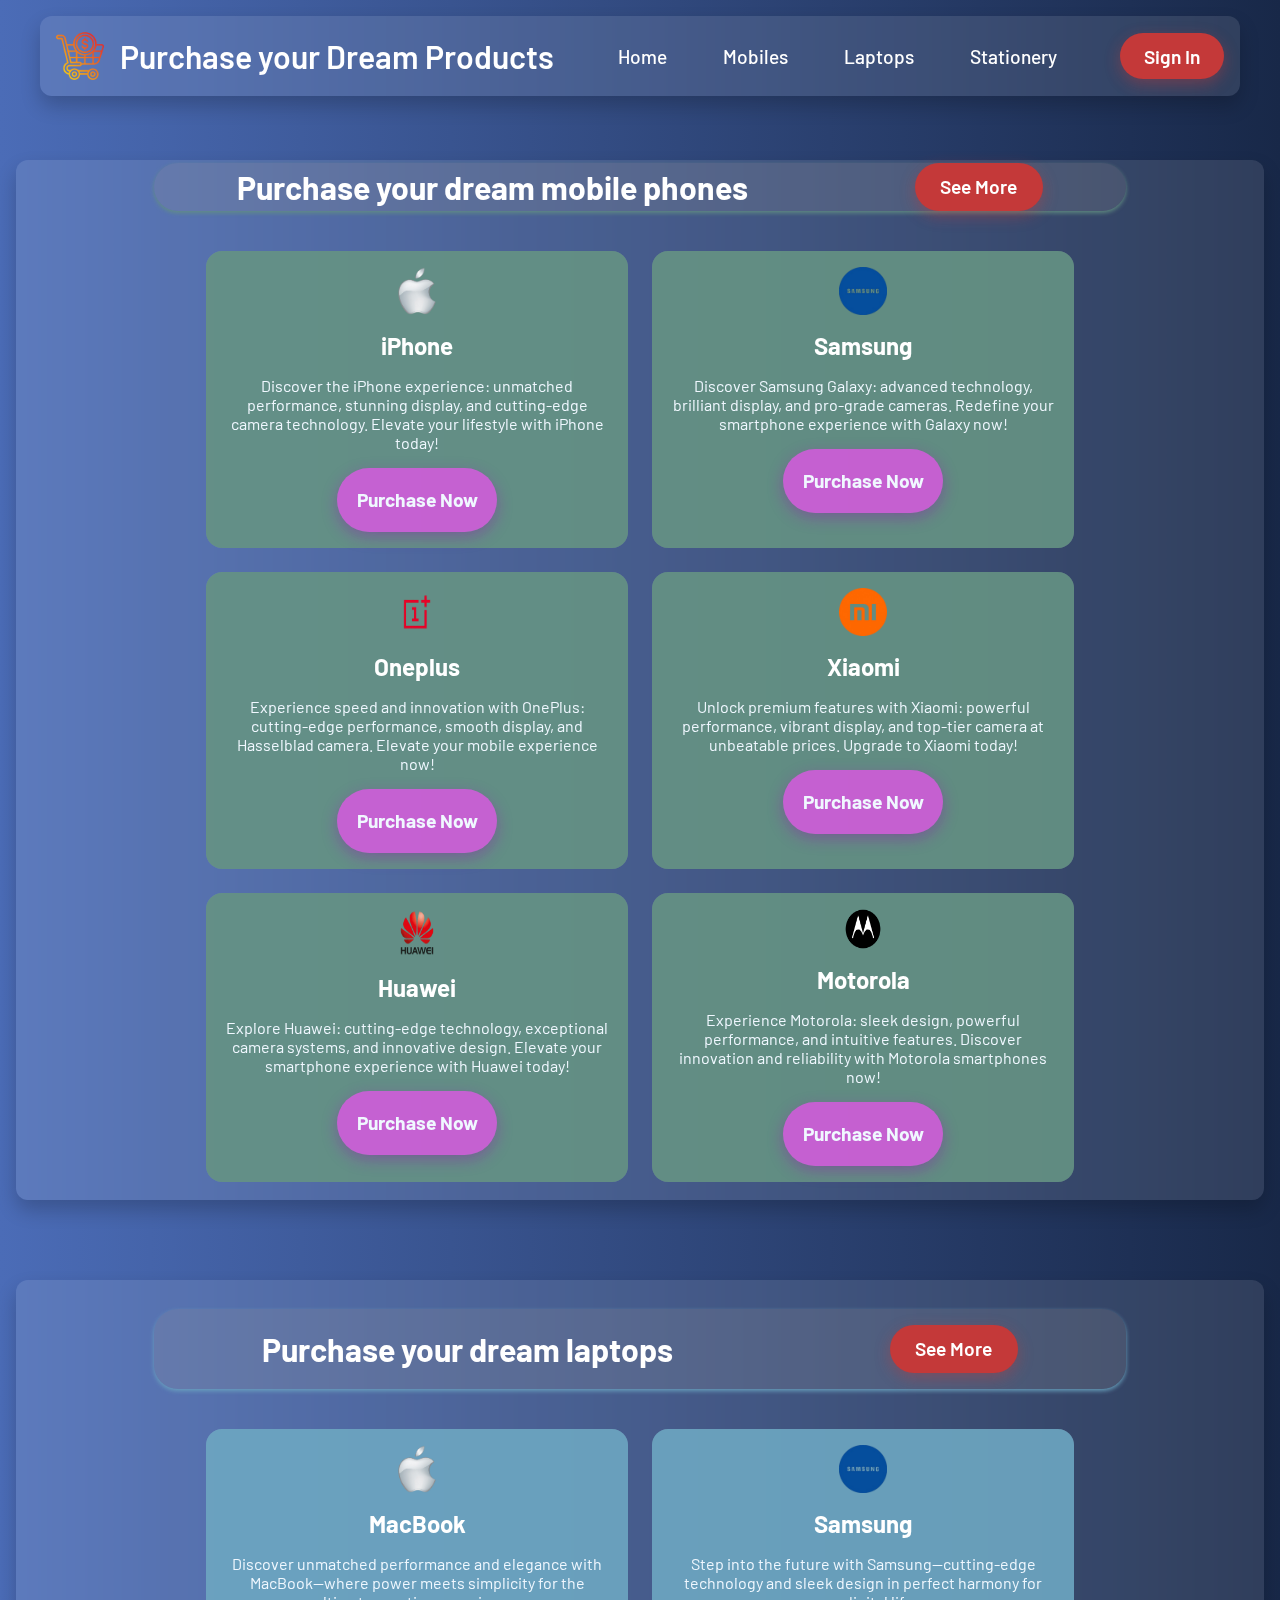
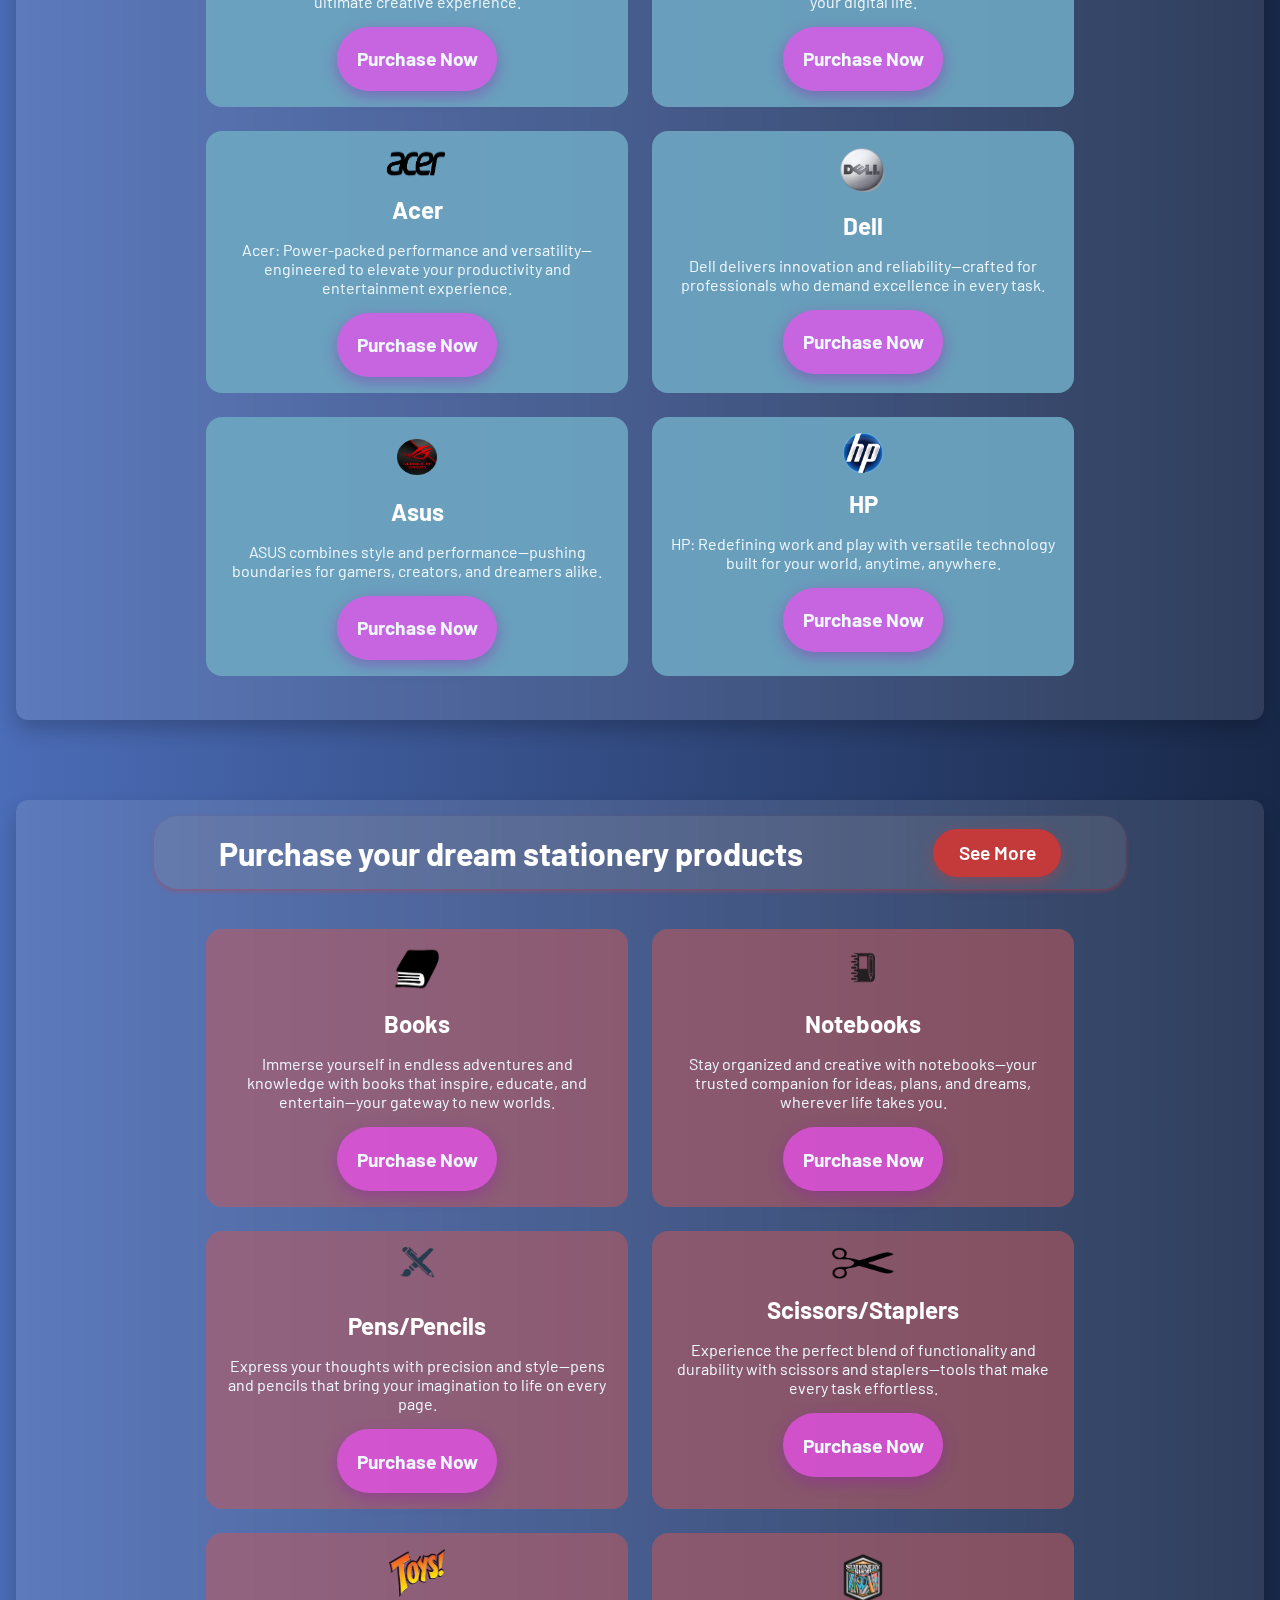
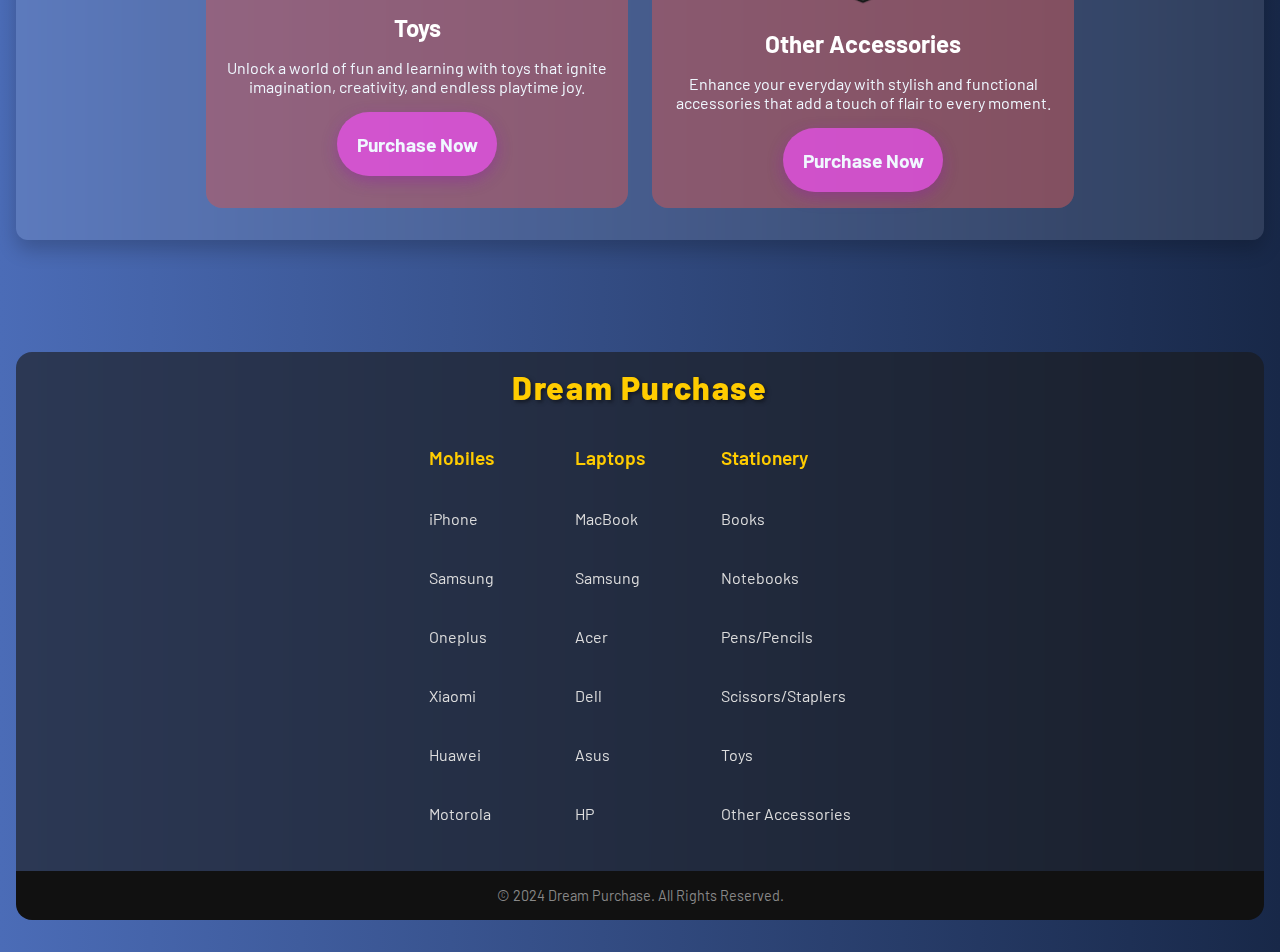
<file: index.html>
<!DOCTYPE html>
<html lang="en">
  <head>
    <meta charset="UTF-8" />
    <meta name="viewport" content="width=device-width, initial-scale=1.0" />
    <title>Dream Purchase</title>
    <link rel="stylesheet" href="style.css" />
    <link rel="icon" href="purchase-image.png" type="image/x-icon" />
  </head>
  <body>
    <div class="container">
      <div class="heading-section">
        <div class="main-heading-section">
          <img src="purchase-image.png" alt="image" id="purchase-image" />
          <h1 id="title-heading-section">Purchase your Dream Products</h1>
        </div>
        <div class="nav-bar">
          <a href="index.html" class="navbar-link">Home</a>
          <a href="#mobiles" class="navbar-link">Mobiles</a>
          <a href="#laptops" class="navbar-link">Laptops</a>
          <a href="#stationery" class="navbar-link">Stationery</a>
        </div>
        <div class="sign-in-button">
          <a href="sign-in.html" id="sign-in-button-link">Sign In</a>
        </div>
      </div>

      <!--Phones-->
      <div class="main-section">
        <div id="mobiles">
          <div class="main-heading-section-mobile">
            <h1 id="main-mobile-heading">Purchase your dream mobile phones</h1>
            <a href="mobiles.html" class="see-more-link">
              <p id="see-more-button">See More</p>
            </a>
          </div>
          <div class="gird-conatainer">
            <!--Apple-->
            <div class="mobile-phone-card">
              <img src="iphone-logo.png" alt="image" id="mobile-image-phone" />
              <h2 id="mobile-iphone">iPhone</h2>
              <p id="mobile-iphone-para">
                Discover the iPhone experience: unmatched performance, stunning
                display, and cutting-edge camera technology. Elevate your
                lifestyle with iPhone today!
              </p>
              <a
                class="purchase-now-section"
                href="mobiles.html#mobiles-iphone"
              >
                <p id="purchase-now-link">Purchase Now</p>
              </a>
            </div>
            <!--Samsung-->
            <div class="mobile-phone-card">
              <img
                src="samsung-logo-removebg-preview (1).png"
                alt="image"
                id="mobile-image-phone"
              />
              <h2 id="mobile-iphone">Samsung</h2>
              <p id="mobile-iphone-para">
                Discover Samsung Galaxy: advanced technology, brilliant display,
                and pro-grade cameras. Redefine your smartphone experience with
                Galaxy now!
              </p>
              <a class="purchase-now-section" href="#">
                <p id="purchase-now-link">Purchase Now</p>
              </a>
            </div>
            <!--OnePlus-->
            <div class="mobile-phone-card">
              <img
                src="oneplus-logo-removebg-preview.png"
                alt="image"
                id="mobile-image-phone-oneplus"
              />
              <h2 id="mobile-iphone">Oneplus</h2>
              <p id="mobile-iphone-para">
                Experience speed and innovation with OnePlus: cutting-edge
                performance, smooth display, and Hasselblad camera. Elevate your
                mobile experience now!
              </p>
              <a class="purchase-now-section" href="#">
                <p id="purchase-now-link">Purchase Now</p>
              </a>
            </div>
            <!--Xiaomi-->
            <div class="mobile-phone-card">
              <img
                src="xiaomi-logo-removebg-preview.png"
                alt="image"
                id="mobile-image-phone"
              />
              <h2 id="mobile-iphone">Xiaomi</h2>
              <p id="mobile-iphone-para">
                Unlock premium features with Xiaomi: powerful performance,
                vibrant display, and top-tier camera at unbeatable prices.
                Upgrade to Xiaomi today!
              </p>
              <a class="purchase-now-section" href="#">
                <p id="purchase-now-link">Purchase Now</p>
              </a>
            </div>
            <!--Huawei-->
            <div class="mobile-phone-card">
              <img
                src="huawei-logo-removebg-preview.png"
                alt="image"
                id="mobile-image-phone-huawei"
              />
              <h2 id="mobile-iphone">Huawei</h2>
              <p id="mobile-iphone-para">
                Explore Huawei: cutting-edge technology, exceptional camera
                systems, and innovative design. Elevate your smartphone
                experience with Huawei today!
              </p>
              <a class="purchase-now-section" href="#">
                <p id="purchase-now-link">Purchase Now</p>
              </a>
            </div>
            <!--Motorola-->
            <div class="mobile-phone-card">
              <img
                src="Motorola-Logo.png"
                alt="image"
                id="mobile-image-phone-motorola"
              />
              <h2 id="mobile-iphone">Motorola</h2>
              <p id="mobile-iphone-para">
                Experience Motorola: sleek design, powerful performance, and
                intuitive features. Discover innovation and reliability with
                Motorola smartphones now!
              </p>
              <a class="purchase-now-section" href="#">
                <p id="purchase-now-link">Purchase Now</p>
              </a>
            </div>
          </div>
        </div>
      </div>

      <!--laptops-->
      <div class="main-section">
        <div id="laptops">
          <div class="main-heading-section-laptop">
            <h1 id="main-laptop-heading">Purchase your dream laptops</h1>
            <a href="#" class="see-more-link">
              <p href="#" id="see-more-button">See More</p>
            </a>
          </div>
          <div class="gird-conatainer">
            <!--Macbook-->
            <div class="laptop-card">
              <img src="iphone-logo.png" alt="image" id="mobile-image-phone" />
              <h2 id="mobile-iphone">MacBook</h2>
              <p id="mobile-iphone-para">
                Discover unmatched performance and elegance with MacBook—where
                power meets simplicity for the ultimate creative experience.
              </p>
              <a class="purchase-now-section" href="#">
                <p id="purchase-now-link">Purchase Now</p>
              </a>
            </div>
            <!--Samsung-->
            <div class="laptop-card">
              <img
                src="samsung-logo-removebg-preview (1).png"
                alt="image"
                id="mobile-image-phone"
              />
              <h2 id="mobile-iphone">Samsung</h2>
              <p id="mobile-iphone-para">
                Step into the future with Samsung—cutting-edge technology and
                sleek design in perfect harmony for your digital life.
              </p>
              <a class="purchase-now-section" href="#">
                <p id="purchase-now-link">Purchase Now</p>
              </a>
            </div>
            <!--Acer-->
            <div class="laptop-card">
              <img
                src="acer-logo-removebg-preview.png"
                alt="image"
                id="laptop-acer"
              />
              <h2 id="mobile-iphone">Acer</h2>
              <p id="mobile-iphone-para">
                Acer: Power-packed performance and versatility—engineered to
                elevate your productivity and entertainment experience.
              </p>
              <a class="purchase-now-section" href="#">
                <p id="purchase-now-link">Purchase Now</p>
              </a>
            </div>
            <!--Dell-->
            <div class="laptop-card">
              <img
                src="dell-logo-removebg-preview.png"
                alt="image"
                id="mobile-image-phone"
              />
              <h2 id="mobile-iphone">Dell</h2>
              <p id="mobile-iphone-para">
                Dell delivers innovation and reliability—crafted for
                professionals who demand excellence in every task.
              </p>
              <a class="purchase-now-section" href="#">
                <p id="purchase-now-link">Purchase Now</p>
              </a>
            </div>
            <!--Asus-->
            <div class="laptop-card">
              <img
                src="asus-logo-removebg-preview (1).png"
                alt="image"
                id="laptop-asus"
              />
              <h2 id="mobile-iphone">Asus</h2>
              <p id="mobile-iphone-para">
                ASUS combines style and performance—pushing boundaries for
                gamers, creators, and dreamers alike.
              </p>
              <a class="purchase-now-section" href="#">
                <p id="purchase-now-link">Purchase Now</p>
              </a>
            </div>
            <!--HP-->
            <div class="laptop-card">
              <img src="HP_LOGO.png" alt="image" id="laptop-hp" />
              <h2 id="mobile-iphone">HP</h2>
              <p id="mobile-iphone-para">
                HP: Redefining work and play with versatile technology built for
                your world, anytime, anywhere.
              </p>
              <a class="purchase-now-section" href="#">
                <p id="purchase-now-link">Purchase Now</p>
              </a>
            </div>
          </div>
        </div>
      </div>

      <!--Stationery-->
      <div class="main-section">
        <div id="stationery">
          <div class="main-heading-section-stationery">
            <h1 id="main-mobile-heading">
              Purchase your dream stationery products
            </h1>
            <a href="#" class="see-more-link">
              <p href="#" id="see-more-button">See More</p>
            </a>
          </div>
          <div class="gird-conatainer">
            <!--Books-->
            <div class="stationery-card">
              <img
                src="download-removebg-preview.png"
                alt="image"
                id="mobile-image-phone"
              />
              <h2 id="mobile-iphone">Books</h2>
              <p id="mobile-iphone-para">
                Immerse yourself in endless adventures and knowledge with books
                that inspire, educate, and entertain—your gateway to new worlds.
              </p>
              <a class="purchase-now-section" href="#">
                <p id="purchase-now-link">Purchase Now</p>
              </a>
            </div>
            <!--Notebooks-->
            <div class="stationery-card">
              <img
                src="1000_F_218101746_C27yDUya6UuZASEJXuBKCwwUFxvwKVcN-removebg-preview.png"
                alt="image"
                id="mobile-image-phone"
              />
              <h2 id="mobile-iphone">Notebooks</h2>
              <p id="mobile-iphone-para">
                Stay organized and creative with notebooks—your trusted
                companion for ideas, plans, and dreams, wherever life takes you.
              </p>
              <a class="purchase-now-section" href="#">
                <p id="purchase-now-link">Purchase Now</p>
              </a>
            </div>
            <!--Pens/Pencils-->
            <div class="stationery-card">
              <img
                src="pen-pencil-and-paint-brush-icon-vector-logo-template-illustration-design-vector-eps-10-2C4RYH7-removebg-preview.png"
                alt="image"
                id="mobile-image-phone-oneplus"
              />
              <h2 id="mobile-iphone">Pens/Pencils</h2>
              <p id="mobile-iphone-para">
                Express your thoughts with precision and style—pens and pencils
                that bring your imagination to life on every page.
              </p>
              <a class="purchase-now-section" href="#">
                <p id="purchase-now-link">Purchase Now</p>
              </a>
            </div>
            <!--Scissors/Staplers-->
            <div class="stationery-card">
              <img src="scissors-logo.png" alt="image" id="Scissors" />
              <h2 id="mobile-iphone">Scissors/Staplers</h2>
              <p id="mobile-iphone-para">
                Experience the perfect blend of functionality and durability
                with scissors and staplers—tools that make every task
                effortless.
              </p>
              <a class="purchase-now-section" href="#">
                <p id="purchase-now-link">Purchase Now</p>
              </a>
            </div>
            <!--Toys-->
            <div class="stationery-card">
              <img
                src="images-removebg-preview.png"
                alt="image"
                id="mobile-image-phone-huawei"
              />
              <h2 id="mobile-iphone">Toys</h2>
              <p id="mobile-iphone-para">
                Unlock a world of fun and learning with toys that ignite
                imagination, creativity, and endless playtime joy.
              </p>
              <a class="purchase-now-section" href="#">
                <p id="purchase-now-link">Purchase Now</p>
              </a>
            </div>
            <!--Other Accessories-->
            <div class="stationery-card">
              <img
                src="logo-for-stationery-shop-vector-26308129-removebg-preview.png"
                alt="image"
                id="Accessories"
              />
              <h2 id="mobile-iphone">Other Accessories</h2>
              <p id="mobile-iphone-para">
                Enhance your everyday with stylish and functional accessories
                that add a touch of flair to every moment.
              </p>
              <a class="purchase-now-section" href="#">
                <p id="purchase-now-link">Purchase Now</p>
              </a>
            </div>
          </div>
        </div>
      </div>

      <div class="footer-container">
        <footer class="footer-section">
          <div class="socials">
            <p id="footer-heading">Dream Purchase</p>
          </div>
          <div class="grid-container-footer">
            <a href="#mobiles" class="footer-heading-navbar">Mobiles</a>
            <a href="#laptops" class="footer-heading-navbar">Laptops</a>
            <a href="#stationery" class="footer-heading-navbar">Stationery</a>
            <a href="mobiles.html#mobiles-iphone" class="footer-navbar-text"
              >iPhone</a
            >
            <a href="#" class="footer-navbar-text">MacBook</a>
            <a href="#" class="footer-navbar-text">Books</a>
            <a href="#" class="footer-navbar-text">Samsung</a>
            <a href="#" class="footer-navbar-text">Samsung</a>
            <a href="#" class="footer-navbar-text">Notebooks</a>
            <a href="#" class="footer-navbar-text">Oneplus</a>
            <a href="#" class="footer-navbar-text">Acer</a>
            <a href="#" class="footer-navbar-text">Pens/Pencils</a>
            <a href="#" class="footer-navbar-text">Xiaomi</a>
            <a href="#" class="footer-navbar-text">Dell</a>
            <a href="#" class="footer-navbar-text">Scissors/Staplers</a>
            <a href="#" class="footer-navbar-text">Huawei</a>
            <a href="#" class="footer-navbar-text">Asus</a>
            <a href="#" class="footer-navbar-text">Toys</a>
            <a href="#" class="footer-navbar-text">Motorola</a>
            <a href="#" class="footer-navbar-text">HP</a>
            <a href="#" class="footer-navbar-text">Other Accessories</a>
          </div>
        </footer>
        <div class="footer-copyright">
          <p>&copy; 2024 Dream Purchase. All Rights Reserved.</p>
        </div>
      </div>
    </div>
  </body>
</html>
</file>
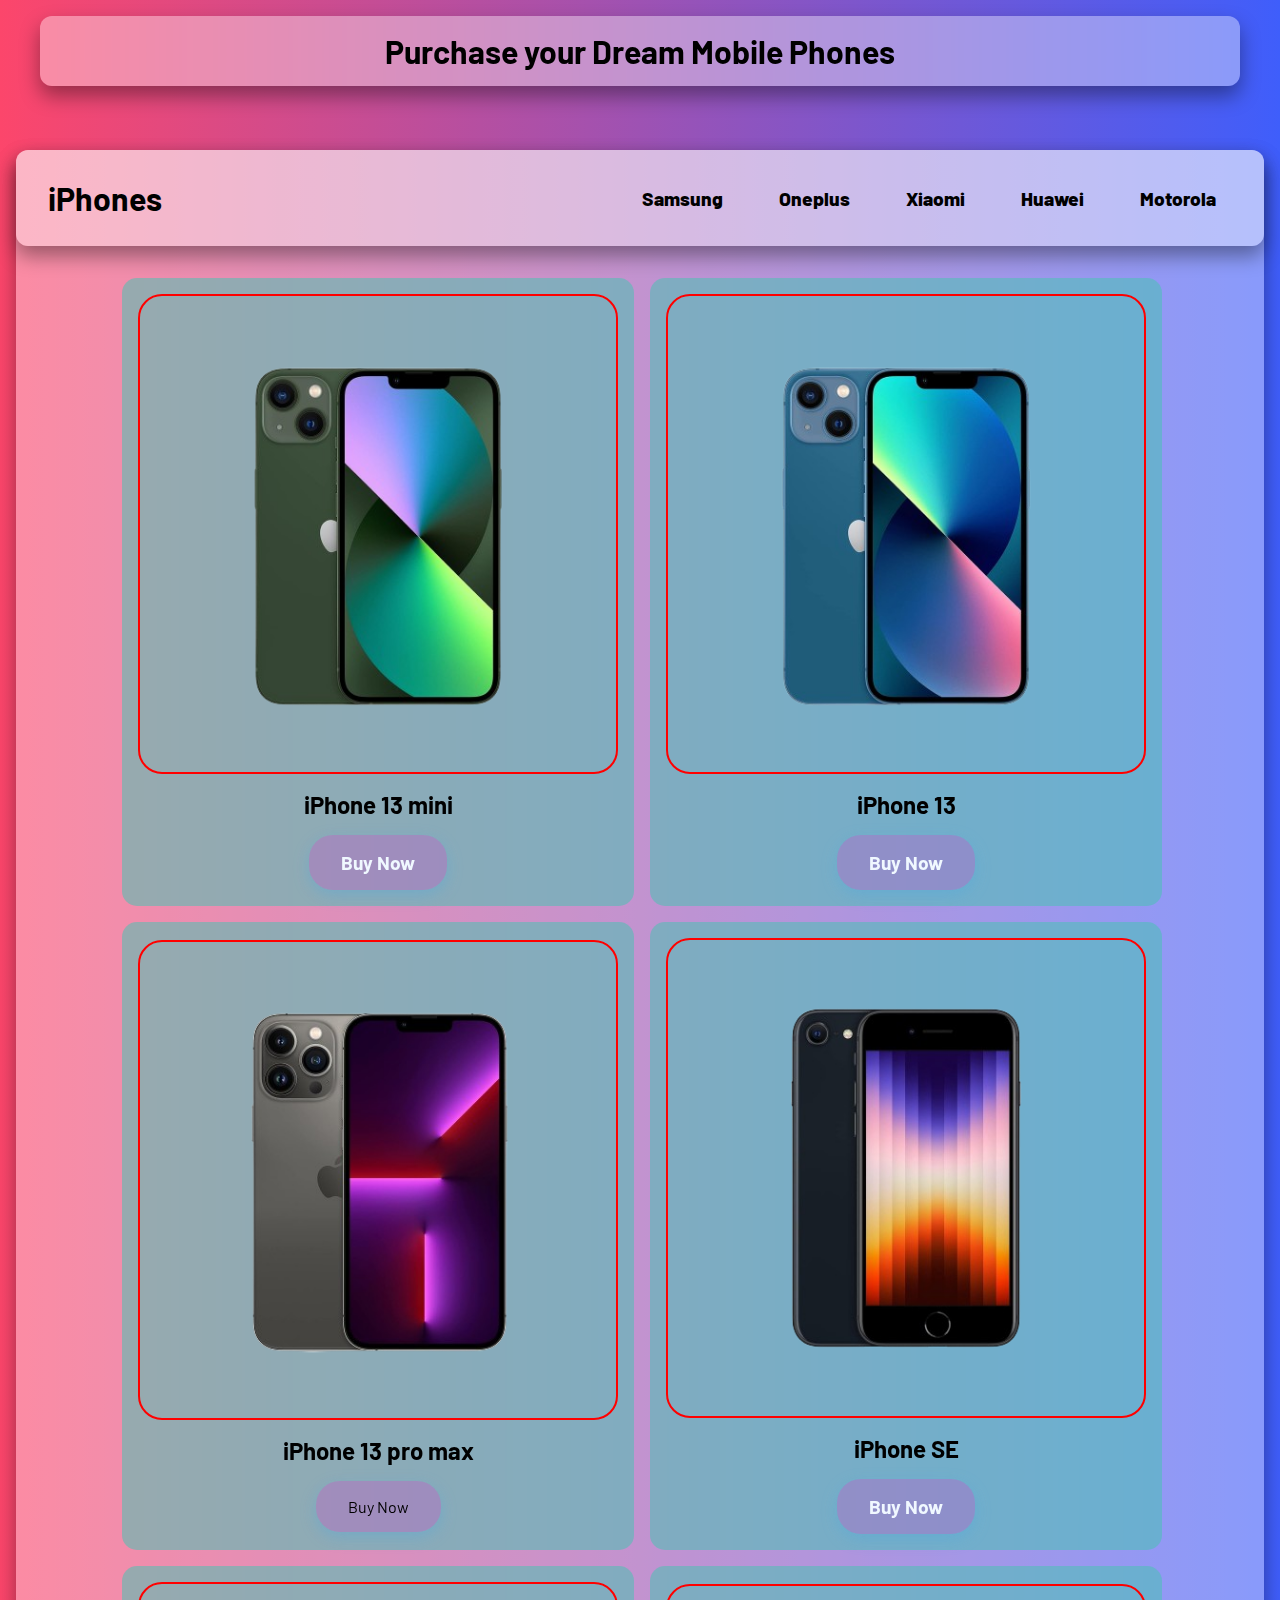
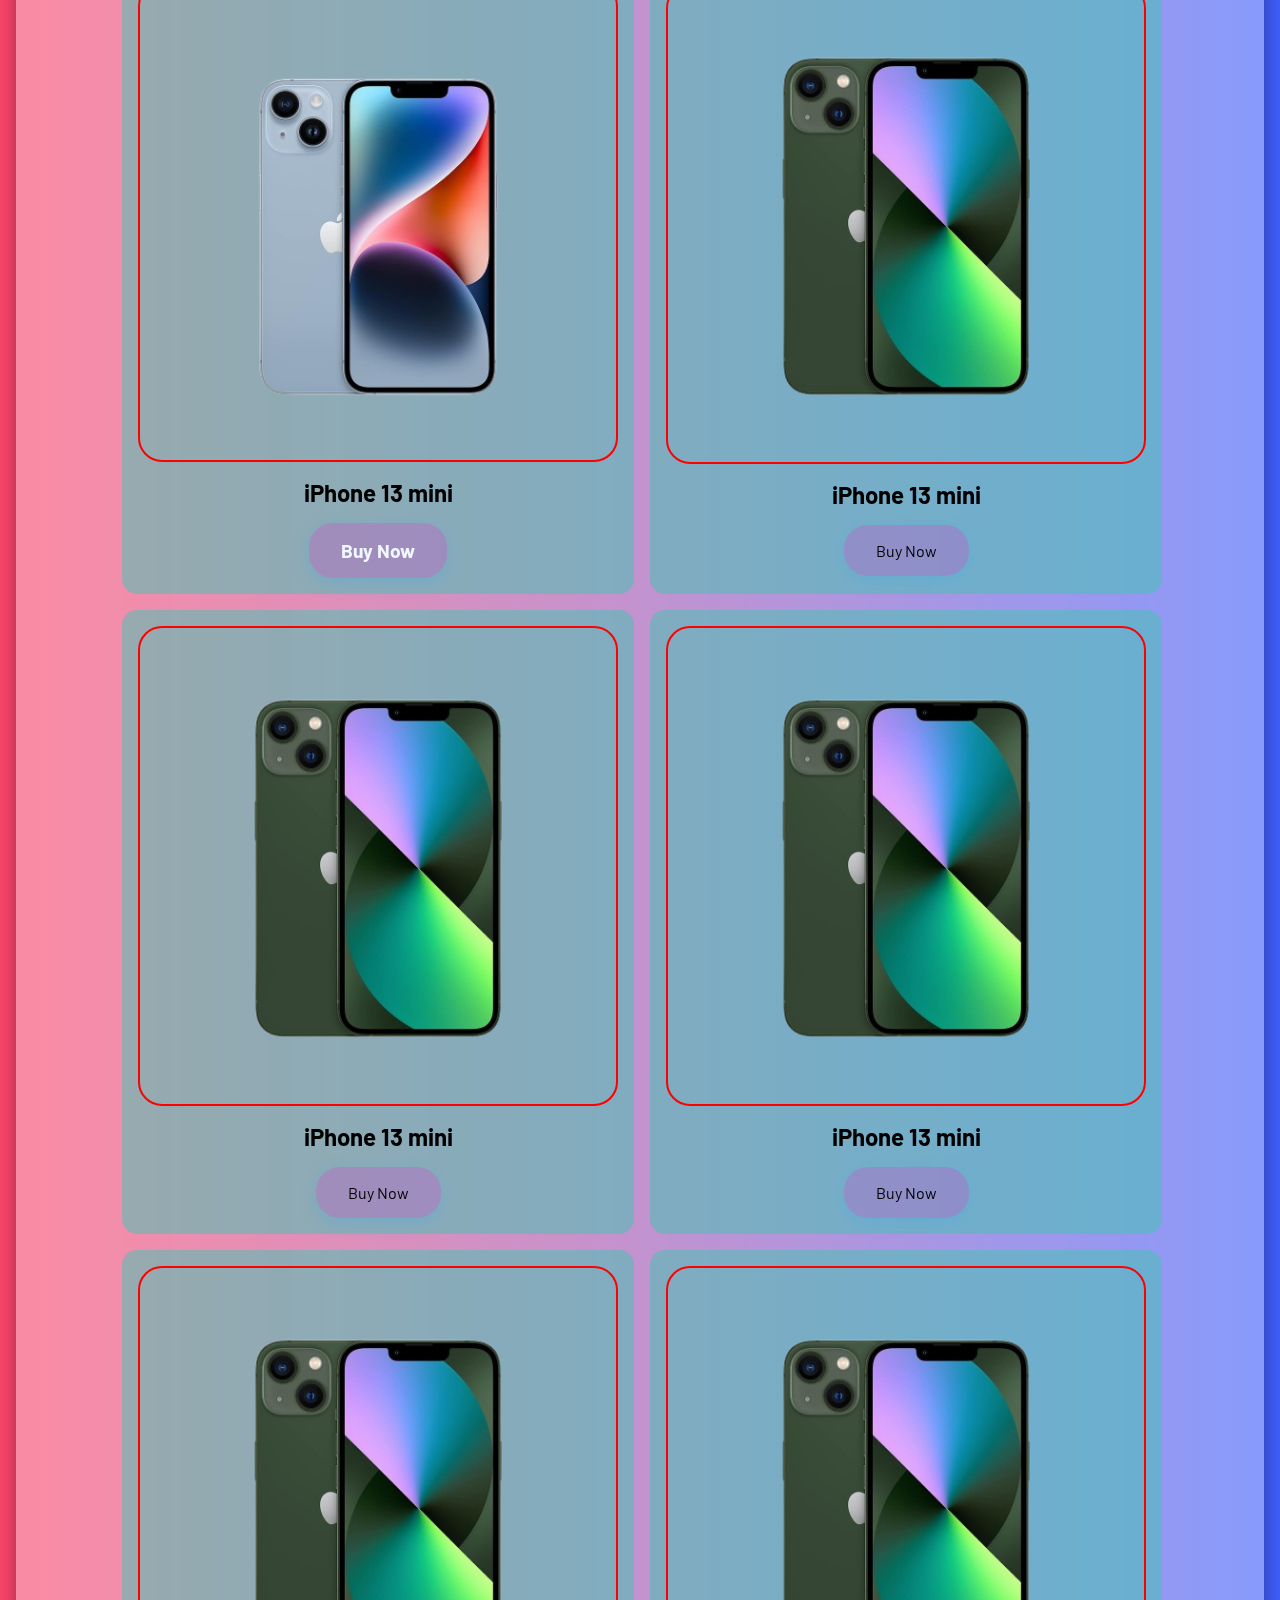
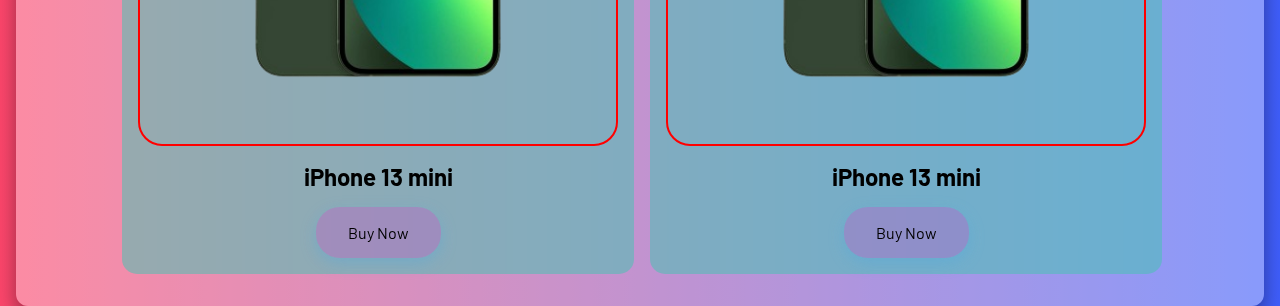
<file: mobiles.html>
<!DOCTYPE html>
<html lang="en">
  <head>
    <meta charset="UTF-8" />
    <meta name="viewport" content="width=device-width, initial-scale=1.0" />
    <title>Mobiles -Dream Purchase</title>
    <link rel="icon" href="purchase-image.png" type="image/x-icon" />
    <link rel="stylesheet" href="mobiles.css" />
  </head>
  <body>
    <div class="container">
      <div class="head-section-container">
        <h1 id="title-heading-section">Purchase your Dream Mobile Phones</h1>
      </div>

      <div class="container-phone">
        <div class="container-phone-section" id="mobiles-iphone">
          <h2 id="mobile-name">iPhones</h2>
          <div class="nav-bar">
            <a href="#" id="navbar-link">Samsung</a>
            <a href="#" id="navbar-link">Oneplus</a>
            <a href="#" id="navbar-link">Xiaomi</a>
            <a href="#" id="navbar-link">Huawei</a>
            <a href="#" id="navbar-link">Motorola</a>
          </div>
        </div>

        <div class="grid-container">
          <div class="grid-card">      
            <img src="iphone 13 mini.png" alt="Image" id="mobile-img1" />
            <h2>iPhone 13 mini</h2>
            <div class="buynow-container">
              <a
                href="https://www.flipkart.com/apple-iphone-13-mini-starlight-128-gb/p/itmcb65606f21fd3"
                 id = "link-text">Buy Now</a
              >
            </div>
          </div>

          <div class="grid-card">
            <img src="iphone 13.png" alt="Image" id="mobile-img1" />
            <h2>iPhone 13</h2>
            <div class="buynow-container">
              <a
                href="https://www.flipkart.com/apple-iphone-13-pink-128-gb/p/itm6e30c6ee045d2"
                id = "link-text">Buy Now</a
              >
            </div>
          </div>

          <div class="grid-card">
            <img src="iphone 13 pro max.png" alt="Image" id="mobile-img1" />
            <h2>iPhone 13 pro max</h2>
            <div class="buynow-container">
              <a
                href="https://www.flipkart.com/apple-iphone-13-mini-starlight-128-gb/p/itmcb65606f21fd3"
                >Buy Now</a
                id = "link-text">
            </div>
          </div>

          <div class="grid-card">
            <img src="iphone SE.png" alt="Image" id="mobile-img1" />
            <h2>iPhone SE</h2>
            <div class="buynow-container">
              <a
                href="https://www.flipkart.com/apple-iphone-13-mini-starlight-128-gb/p/itmcb65606f21fd3"
                id = "link-text">Buy Now</a
              >
            </div>
          </div>

          <div class="grid-card">
            <img src="iphone 14.png" alt="Image" id="mobile-img1" />
            <h2>iPhone 13 mini</h2>
            <div class="buynow-container">
              <a
                href="https://www.flipkart.com/apple-iphone-13-mini-starlight-128-gb/p/itmcb65606f21fd3"
                id = "link-text">Buy Now</a
              >
            </div>
          </div>

          <div class="grid-card">
            <img src="iphone 13 mini.png" alt="Image" id="mobile-img1" />
            <h2>iPhone 13 mini</h2>
            <div class="buynow-container">
              <a
                href="https://www.flipkart.com/apple-iphone-13-mini-starlight-128-gb/p/itmcb65606f21fd3"
                >Buy Now</a
              >
            </div>
          </div>

          <div class="grid-card">
            <img src="iphone 13 mini.png" alt="Image" id="mobile-img1" />
            <h2>iPhone 13 mini</h2>
            <div class="buynow-container">
              <a
                href="https://www.flipkart.com/apple-iphone-13-mini-starlight-128-gb/p/itmcb65606f21fd3"
                >Buy Now</a
              >
            </div>
          </div>

          <div class="grid-card">
            <img src="iphone 13 mini.png" alt="Image" id="mobile-img1" />
            <h2>iPhone 13 mini</h2>
            <div class="buynow-container">
              <a
                href="https://www.flipkart.com/apple-iphone-13-mini-starlight-128-gb/p/itmcb65606f21fd3"
                >Buy Now</a
              >
            </div>
          </div>

          <div class="grid-card">
            <img src="iphone 13 mini.png" alt="Image" id="mobile-img1" />
            <h2>iPhone 13 mini</h2>
            <div class="buynow-container">
              <a
                href="https://www.flipkart.com/apple-iphone-13-mini-starlight-128-gb/p/itmcb65606f21fd3"
                >Buy Now</a
              >
            </div>
          </div>

          <div class="grid-card">
            <img src="iphone 13 mini.png" alt="Image" id="mobile-img1" />
            <h2>iPhone 13 mini</h2>
            <div class="buynow-container">
              <a
                href="https://www.flipkart.com/apple-iphone-13-mini-starlight-128-gb/p/itmcb65606f21fd3"
                >Buy Now</a
              >
            </div>
          </div>
        </div>
      </div>
    </div>
  </body>
</html>
</file>
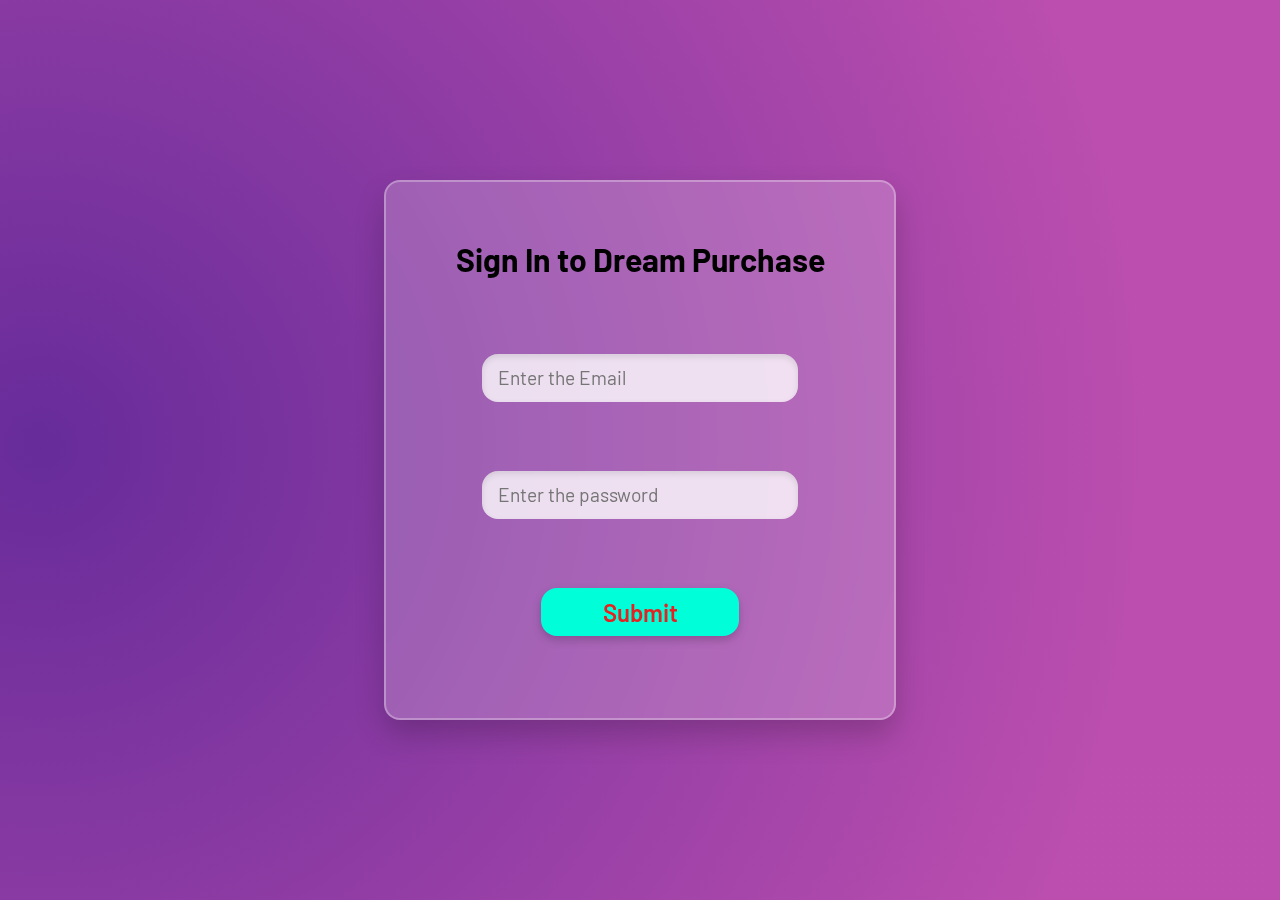
<file: sign-in.html>
<!DOCTYPE html>
<html lang="en">
  <head>
    <meta charset="UTF-8" />
    <meta name="viewport" content="width=device-width, initial-scale=1.0" />
    <title>Sign-in</title>
    <link rel="stylesheet" href="sign-in.css" />
    <link rel="icon" href="purchase-image.png" type="image/x-icon" />
  </head>
  <body>
    <div class="container">
      <div class="card">
        <h1 id="title">Sign In to Dream Purchase</h1>
        <form class="input-box">
          <input type="email" placeholder="Enter the Email" class="email-box" />
          <input
            type="password"
            placeholder="Enter the password"
            class="password-box"
          />
          <a href="index.html" id="sumbit-box"><p id="sumbit-button-para">Submit</p></a>
        </form>
      </div>
    </div>
  </body>
</html>
</file>
<file: style.css>
@import url("https://fonts.googleapis.com/css2?family=Barlow:wght@300;400;600&display=swap");

* {
  margin: 0;
  padding: 0;
  box-sizing: border-box;
  font-family: "Barlow", sans-serif;
}
a {
  text-decoration: none;
}
body {
  height: 100vh;
  background: linear-gradient(90deg, #4b6cb7 0%, #182848 100%);
  color: #fff;
  padding: 1rem;
}
.heading-section {
  max-width: 1200px;
  display: flex;
  justify-content: space-between;
  align-items: center;
  margin-bottom: 2rem;
  background-color: rgba(255, 255, 255, 0.1);
  box-shadow: 0 10px 20px rgba(0, 0, 0, 0.2);
  border-radius: 12px;
  backdrop-filter: blur(10px);
  margin: 0 auto;
  padding: 1rem;
  margin-bottom: 4rem;
}
.main-heading-section {
  display: flex;
  align-items: center;
  gap: 1rem;
}
#purchase-image {
  height: 3rem;
  width: 3rem;
}
#title-heading-section {
  color: #fff;
  font-size: 2rem;
  font-weight: 600;
}
.nav-bar {
  display: flex;
  gap: 1.5rem;
}
.navbar-link {
  font-size: 1.2rem;
  font-weight: 500;
  color: #fff;
  padding: 0.5rem 1rem;
  border-radius: 8px;
  transition: background-color 0.3s ease, transform 0.3s ease;
}
.navbar-link:hover {
  background-color: rgba(255, 255, 255, 0.2);
  transform: translateY(-3px);
}
.sign-in-button {
  background-color: #c43939;
  padding: 0.7rem 1.5rem;
  border-radius: 25px;
  transition: background-color 0.3s ease, transform 0.3s ease;
  box-shadow: 0 5px 15px rgba(196, 57, 57, 0.4);
}
#sign-in-button-link {
  color: #fff;
  font-size: 1.2rem;
  font-weight: 600;
}
.sign-in-button:hover {
  background-color: #d95151;
  transform: scale(1.05);
  box-shadow: 0 8px 20px rgba(196, 57, 57, 0.6);
}
#mobiles {
  max-width: 1280px;
  height: 65rem;
  display: flex;
  flex-direction: column;
  justify-content: center;
  align-items: center;
  padding: 1rem;
  margin: 0 auto;
  background-color: rgba(255, 255, 255, 0.1);
  box-shadow: 0 10px 20px rgba(0, 0, 0, 0.2);
  border-radius: 12px;
  backdrop-filter: blur(10px);
  margin-bottom: 5rem;
}
#mobiles:hover {
  box-shadow: 0 10px 20px rgba(93, 193, 177, 0.505);
}
.gird-conatainer {
  max-width: 900px;
  padding: 1rem;
  display: grid;
  grid-template-columns: repeat(2, 1fr);
  gap: 1.5rem;
}
.mobile-phone-card {
  display: flex;
  flex-direction: column;
  align-items: center;
  padding: 1rem;
  border-radius: 1rem;
  background-color: rgba(99, 145, 130, 0.895);
  gap: 1rem;
  backdrop-filter: blur(20px);
}
.mobile-phone-card:hover {
  transform: scale(1.05);
  transition-duration: 0.675s;
}
#mobile-image-phone {
  height: 3rem;
  width: 3rem;
}
#mobile-iphone-para {
  text-align: center;
  color: aliceblue;
  font-weight: 400;
}
#mobile-image-phone-oneplus {
  height: 3rem;
  width: 3.5rem;
}
#mobile-image-phone-huawei {
  height: 3rem;
  width: 3.5rem;
}
#mobile-image-phone-motorola {
  height: 2.5rem;
  width: 4rem;
}
.main-heading-section-mobile {
  height: 5rem;
  width: 80%;
  display: flex;
  justify-content: space-around;
  align-items: center;
  background-color: rgba(158, 152, 152, 0.194);
  border-radius: 1.5rem;
  box-shadow: 0 2px 4px rgba(99, 145, 130, 0.895);
  margin-bottom: 1.5rem;
}
.see-more-link {
  height: 3rem;
  width: 8rem;
  display: flex;
  justify-content: center;
  align-items: center;
  background-color: #c43939;
  padding: 0.7rem 1.5rem;
  border-radius: 30px;
  transition: background-color 0.3s ease, transform 0.3s ease;
  box-shadow: 0 5px 15px rgba(196, 57, 57, 0.4);
}
#see-more-button {
  color: #fff;
  font-size: 1.2rem;
  font-weight: 600;
}
.see-more-link:hover {
  background-color: #d95151;
  transform: scale(1.05);
  box-shadow: 0 8px 20px rgba(196, 57, 57, 0.6);
}
.purchase-now-section {
  height: 4rem;
  width: 10rem;
  display: flex;
  justify-content: center;
  align-items: center;
  padding: 1rem;
  border-radius: 3rem;
  background-color: rgba(234, 81, 237, 0.735);
  box-shadow: 0 5px 15px rgba(148, 26, 176, 0.4);
}
#purchase-now-link {
  color: aliceblue;
  font-size: 1.2rem;
  font-weight: bold;
}
.purchase-now-section:hover {
  transition-duration: 0.675s;
  transform: scale(1.05);
  background-color: rgba(155, 57, 155, 0.781);
  box-shadow: 0 8px 20px rgba(196, 57, 57, 0.6);
}
#laptops {
  max-width: 1280px;
  height: 65rem;
  display: flex;
  flex-direction: column;
  justify-content: center;
  align-items: center;
  padding: 1rem;
  margin: 0 auto;
  background-color: rgba(255, 255, 255, 0.1);
  box-shadow: 0 10px 20px rgba(0, 0, 0, 0.2);
  border-radius: 12px;
  backdrop-filter: blur(10px);
  margin-bottom: 5rem;
}
#laptops:hover {
  box-shadow: 0 10px 20px rgba(75, 167, 207, 0.573);
}
.main-heading-section-laptop {
  height: 5rem;
  width: 80%;
  display: flex;
  justify-content: space-around;
  align-items: center;
  background-color: rgba(158, 152, 152, 0.194);
  border-radius: 1.5rem;
  box-shadow: 0 2px 4px rgba(107, 166, 192, 0.895);
  margin-bottom: 1.5rem;
}
.laptop-card {
  display: flex;
  flex-direction: column;
  align-items: center;
  padding: 1rem;
  border-radius: 1rem;
  background-color: rgba(107, 166, 192, 0.895);
  gap: 1rem;
  backdrop-filter: blur(20px);
}
.laptop-card:hover {
  transform: scale(1.05);
  transition-duration: 0.675s;
}
#laptop-acer {
  height: 2rem;
  width: 4rem;
}
#laptop-asus {
  height: 3rem;
  width: 2.5rem;
}
#laptop-hp {
  height: 2.5rem;
  width: 2.5rem;
}
#stationery {
  max-width: 1280px;
  height: 65rem;
  display: flex;
  flex-direction: column;
  justify-content: center;
  align-items: center;
  padding: 1rem;
  margin: 0 auto;
  background-color: rgba(255, 255, 255, 0.1);
  box-shadow: 0 10px 20px rgba(0, 0, 0, 0.2);
  border-radius: 12px;
  backdrop-filter: blur(10px);
  margin-bottom: 5rem;
}
#stationery:hover {
  box-shadow: 0 10px 20px rgba(192, 68, 68, 0.477);
}
.stationery-card {
  display: flex;
  flex-direction: column;
  align-items: center;
  padding: 1rem;
  border-radius: 1rem;
  background-color: rgba(192, 68, 68, 0.477);
  gap: 1rem;
  backdrop-filter: blur(20px);
}
.stationery-card:hover {
  transform: scale(1.05);
  transition-duration: 0.675s;
}
.main-heading-section-stationery {
  height: 5rem;
  width: 80%;
  display: flex;
  justify-content: space-around;
  align-items: center;
  background-color: rgba(158, 152, 152, 0.194);
  border-radius: 1.5rem;
  box-shadow: 0 2px 4px rgba(192, 68, 68, 0.477);
  margin-bottom: 1.5rem;
}
#Scissors {
  height: 2rem;
  width: 4rem;
}
#Accessories {
  height: 4rem;
  width: 3.5rem;
}
.footer-container {
  padding: 2rem 0;
  color: #ffffff;
}
.footer-section {
  background-color: #1a1a1a9f;
  max-width: 1280px;
  margin: 0 auto;
  display: flex;
  flex-direction: column; 
  align-items: center; 
  justify-content: center; 
  padding: 1rem;
  backdrop-filter: blur(10px);
  border-top-left-radius: 1rem;
  border-top-right-radius: 1rem;
}
.socials {
  display: flex;
  flex-direction: column;
  align-items: center;
  text-align: center; 
  gap: 1rem;
}
#footer-heading {
  font-size: 2rem; 
  font-weight: 800; 
  color: #ffcc00;
  letter-spacing: 0.1rem; 
  text-shadow: 2px 2px 4px rgba(0, 0, 0, 0.5); 
  margin-bottom: 1rem; 
}
.grid-container-footer {
  display: grid;
  grid-template-columns: repeat(3, 1fr);
  gap: 1rem;
  padding: 1rem;
}
.footer-heading-navbar {
  color: #ffcc00; 
  font-size: 1.2rem;
  font-weight: 600;
  text-decoration: none; 
  transition: color 0.3s ease;
}
.footer-navbar-text {
  color: #dddddd; 
  font-weight: 400;
  text-decoration: none; 
  transition: color 0.3s ease; 
}
.footer-heading-navbar:hover,
.footer-navbar-text:hover {
  color: #ffcc00; 
}
.footer-section a {
  padding: 0.5rem 0;
}
.footer-section a:not(:last-child) {
  margin-bottom: 0.5rem; 
}
.footer-section a:last-child {
  margin-bottom: 0; 
}
.footer-copyright {
  max-width: 1280px;
  text-align: center;
  padding: 1rem 0;
  background-color: #111; 
  font-size: 0.9rem;
  color: #888; 
  margin: 0 auto;
  backdrop-filter: blur(10px);
  border-bottom-left-radius: 1rem;
  border-bottom-right-radius: 1rem;
}
.footer-copyright p {
  margin: 0;
}
</file>
<file: mobiles.css>
@import url("https://fonts.googleapis.com/css2?family=Barlow:wght@300;400;600&display=swap");

* {
  margin: 0;
  padding: 0;
  box-sizing: border-box;
  font-family: "Barlow", sans-serif;
}
body {
  height: 100vh;
  background: linear-gradient(90deg, #fc466b 0%, #3f5efb 100%);
  padding: 1rem;
}
a {
  text-decoration: none;
  color: black;
}
.head-section-container {
  max-width: 1200px;
  display: flex;
  justify-content: center;
  align-items: center;
  margin-bottom: 2rem;
  background-color: rgba(255, 255, 255, 0.377);
  box-shadow: 0 10px 20px rgba(0, 0, 0, 0.377);
  border-radius: 12px;
  backdrop-filter: blur(10px);
  margin: 0 auto;
  padding: 1rem;
  margin-bottom: 4rem;
}
.container-phone{
  max-width: 1280px;
  margin: 0 auto;
  background-color: rgba(255, 255, 255, 0.377);
  box-shadow: 0 10px 20px rgba(0, 0, 0, 0.377);
  border-radius: 12px;
}
.container-phone-section {
  height: 6rem;
  border-radius: 12px;
  display: flex;
  justify-content: space-between;
  align-items: center;
  gap: 1rem;
  margin: 0 auto;
  padding: 2rem;
  background-color: rgba(255, 255, 255, 0.377);
  box-shadow: 0 10px 20px rgba(0, 0, 0, 0.377);
}
.nav-bar {
  display: flex;
  gap: 1.5rem;
}
#navbar-link {
  font-size: 1.2rem;
  font-weight: 800;
  color: black;
  padding: 0.5rem 1rem;
  border-radius: 8px;
  transition: background-color 0.3s ease, transform 0.3s ease;
}
#navbar-link:hover {
  background-color: rgba(255, 255, 255, 0.413);
  transform: translateY(-3px);
}
#mobile-name{
  font-size: 2rem;
}
.grid-container{
  max-width: 1100px;
  display: grid;
  grid-template-columns: repeat(2,1fr);
  gap: 1rem;
  padding: 2rem;
  margin: 0 auto;
}
#mobile-img1{
  height: 30rem;
  width: 30rem;
  border: 2px solid red;
  border-radius: 1.5rem;
}
.grid-card{
  display: flex;
  flex-direction: column;
 justify-content: center;
 align-items: center;
 background-color: #47c3b288;
 backdrop-filter: blur(10px);
 gap: 1rem;
 padding: 1rem;
 border-radius: 15px;
}
.buynow-container{
  padding: 1rem 2rem;
  border-radius: 1.5rem;
  background-color: rgba(203, 79, 203, 0.311);
  box-shadow: 0 5px 15px rgba(79, 170, 223, 0.4);
}
.buynow-container:hover{
  transform: scale(1.1);
  box-shadow: 0 8px 20px rgba(196, 57, 57, 0.6);
  background-color: rgba(234, 81, 237, 0.735);
  transition-duration: 0.675s;
}
#link-text{
  color: aliceblue;
  font-size: 1.2rem;
  font-weight: bold;
}
</file>
<file: sign-in.css>
@import url("https://fonts.googleapis.com/css2?family=Barlow:ital,wght@0,100;0,200;0,300;0,400;0,500;0,600;0,700;0,800;0,900;1,100;1,200;1,300;1,400;1,500;1,600;1,700;1,800;1,900&display=swap");

* {
  margin: 0;
  padding: 0;
  box-sizing: border-box;
  font-family: 'Barlow', sans-serif;
}
a{
  text-decoration: none;
}
body {
  height: 100vh;
  width: 100vw;
  background-image: radial-gradient(
    circle at 3.2% 49.6%,
    rgba(80, 12, 139, 0.87) 0%,
    rgba(161, 10, 144, 0.72) 83.6%
  );
  display: flex;
  justify-content: center;
  align-items: center;
}

.container {
  height: 100%;
  width: 100%;
  display: flex;
  justify-content: center;
  align-items: center;
}

.card {
  height: 60%;
  width: 40%;
  border: 2px solid rgba(255, 255, 255, 0.3);
  border-radius: 1rem;
  box-shadow: 0px 15px 30px rgba(0, 0, 0, 0.2);
  background-color: rgba(255, 255, 255, 0.2);
  backdrop-filter: blur(10px);
  display: flex;
  flex-direction: column;
  justify-content: space-around;
  align-items: center;
  padding: 2rem;
  animation: fadeIn 1s ease-in-out;
}

.input-box {
  height: 70%;
  width: 100%;
  display: flex;
  flex-direction: column;
  justify-content: space-between;
  align-items: center;
  padding: 1.5rem;
}

.email-box, .password-box {
  width: 80%;
  height: 3rem;
  padding: 1rem;
  outline: none;
  color: rgba(0, 0, 0, 0.85);
  font-size: 1.2rem;
  border: none;
  border-radius: 1rem;
  background-color: rgba(255, 255, 255, 0.8);
  box-shadow: inset 0px 3px 6px rgba(0, 0, 0, 0.1);
  transition: all 0.3s ease;
}

.email-box:focus, .password-box:focus {
  background-color: rgba(255, 255, 255, 0.95);
  box-shadow: 0 4px 8px rgba(29, 28, 28, 0.664);
}

#sumbit-box {
  width: 50%;
  height: 3rem;
  padding: 1rem;
  outline: none;
  color: rgba(0, 0, 0, 0.85);
  font-size: 1.2rem;
  border: none;
  border-radius: 1rem;
  background-color: rgb(0, 255, 217);
  display: flex;
  justify-content: center;
  align-items: center;
  cursor: pointer;
  box-shadow: 0px 4px 10px rgba(0, 0, 0, 0.2);
  transition: transform 0.3s ease, background-color 0.3s ease;
}

#sumbit-button-para {
  text-align: center;
  color: rgb(230, 33, 33);
  font-size: 1.5rem;
  font-weight: 600;
}

#sumbit-box:hover {
  transform: scale(1.1);
  background-color: rgb(0, 230, 200);
}

@keyframes fadeIn {
  from {
    opacity: 0;
    transform: scale(0.9);
  }
  to {
    opacity: 1;
    transform: scale(1);
  }
}
</file>
